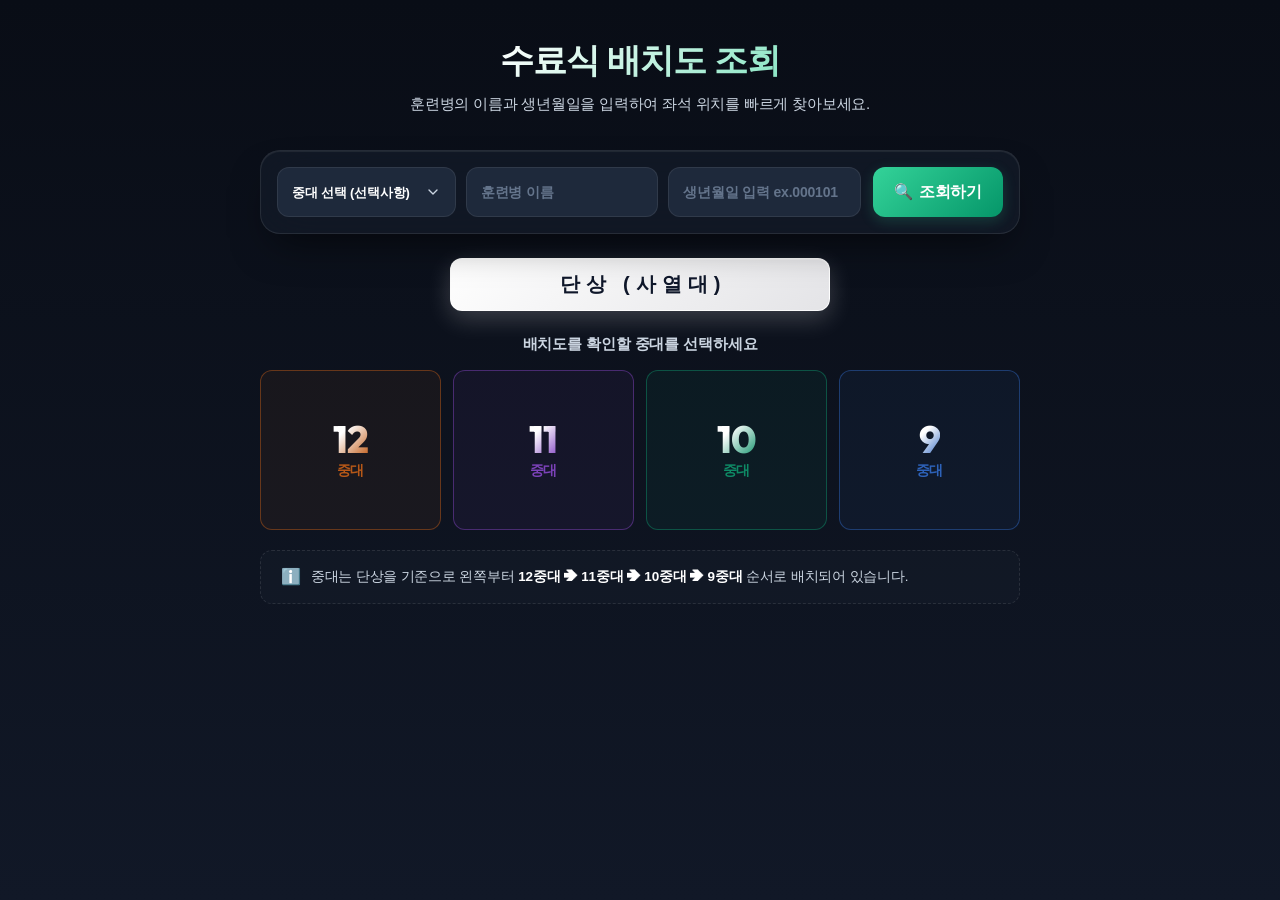
<file: index.html>
<!DOCTYPE html>
<html lang="ko">
<head>
    <meta charset="UTF-8">
    <meta name="viewport" content="width=device-width, initial-scale=1.0">
    <!-- SEO Title & Meta tags -->
    <title>🎓 수료식 배치도 조회 서비스</title>
    <meta name="description" content="수료식 훈련병들의 중대별 좌석 배치도 및 좌석 위치를 신속하게 검색하고 확인할 수 있는 온라인 배치도 조회 서비스입니다.">
    <meta name="keywords" content="수료식, 배치도, 좌석조회, 훈련소, 훈련병 위치">
    
    <!-- Premium Web Typography -->
    <link rel="preconnect" href="https://fonts.googleapis.com">
    <link rel="preconnect" href="https://fonts.gstatic.com" crossorigin>
   <link href="https://fonts.googleapis.com/css2?family=Outfit:wght@400;500;600;700;800&family=Pretendard:wght@400;500;600;700;800&display=swap" rel="stylesheet">
    
    <link rel="stylesheet" href="style.css">
</head>
<body>

<div class="container">

    <header class="header">
        <h1 class="title">
            수료식 배치도 조회
        </h1>
        <p class="subtitle">
            훈련병의 이름과 생년월일을 입력하여 좌석 위치를 빠르게 찾아보세요.
        </p>
    </header>

    <main class="main-content">
        <!-- 검색 영역 카드 -->
        <section class="search-section">
            <div class="search-card" id="searchContainer">
                <div class="input-group">
                    <div class="select-wrapper">
                        <select id="company" aria-label="중대 선택">
                            <option value="">중대 선택 (선택사항)</option>
                            <option value="9">9중대</option>
                            <option value="10">10중대</option>
                            <option value="11">11중대</option>
                            <option value="12">12중대</option>
                        </select>
                    </div>

                    <input
                        type="text"
                        id="nameInput"
                        placeholder="훈련병 이름"
                        aria-label="훈련병 이름 입력"
                        autocomplete="off">

                    <input
                        type="text"
                        id="birthInput"
                        placeholder="생년월일 입력 ex.000101"
                        aria-label="생년월일 입력"
                        autocomplete="off">
                </div>

                <button id="searchBtn" type="button">
                    <span class="btn-icon">🔍</span> 조회하기
                </button>
            </div>
        </section>

        <!-- 조회 결과 표시 카드 (검색 완료 시 활성화) -->
        <section class="result-section">
            <div class="result-card" id="resultCard" style="display: none;">
                <div class="result-title">
                    조회 결과
                </div>
                <div class="result-body" id="resultBody">
                    이름과 생년월일을 입력해주세요.
                </div>
            </div>
        </section>

        <!-- 단상 영역 (지휘 단상 지시계) -->
        <div class="stage-container">
            <div class="stage" id="stageIndicator">
                단상 (사열대)
            </div>
        </div>

        <!-- 1단계: 메인 중대 선택 화면 (가로 배치 12-11-10-9) -->
        <section class="view-section selection-view" id="selectionView">
            <h2 class="section-title">배치도를 확인할 중대를 선택하세요</h2>
            <div class="company-buttons">
                <button class="comp-select-btn company-12" data-target="12" id="btnCompany12" type="button">
                    <span class="comp-num">12</span>
                    <span class="comp-label">중대</span>
                </button>
                <button class="comp-select-btn company-11" data-target="11" id="btnCompany11" type="button">
                    <span class="comp-num">11</span>
                    <span class="comp-label">중대</span>
                </button>
                <button class="comp-select-btn company-10" data-target="10" id="btnCompany10" type="button">
                    <span class="comp-num">10</span>
                    <span class="comp-label">중대</span>
                </button>
                <button class="comp-select-btn company-9" data-target="9" id="btnCompany9" type="button">
                    <span class="comp-num">9</span>
                    <span class="comp-label">중대</span>
                </button>
            </div>
        </section>

        <!-- 중대 배치 안내 미니 가이드 -->
        <div class="layout-guide-card">
            <span class="guide-icon">ℹ️</span>
            <span>중대는 단상을 기준으로 왼쪽부터 <strong>12중대 ➔ 11중대 ➔ 10중대 ➔ 9중대</strong> 순서로 배치되어 있습니다.</span>
        </div>

        <!-- 2단계: 개별 중대 상세 확장 뷰 -->
        <section class="view-section detail-view" id="detailView" style="display: none;">
            <div class="detail-header">
                <button id="backBtn" class="back-btn" type="button">
                    <span class="back-icon">⬅</span> 이전으로 돌아가기
                </button>
                <h2 class="active-title" id="activeTitle">중대 배치도</h2>
            </div>

            <div class="company-layout" id="companyLayout">
                <!-- Javascript에서 data.json 기반으로 중대별 그리드를 동적 렌더링합니다. -->
            </div>
        </section>
    </main>

</div>

<script src="script.js"></script>

</body>
</html>
</file>
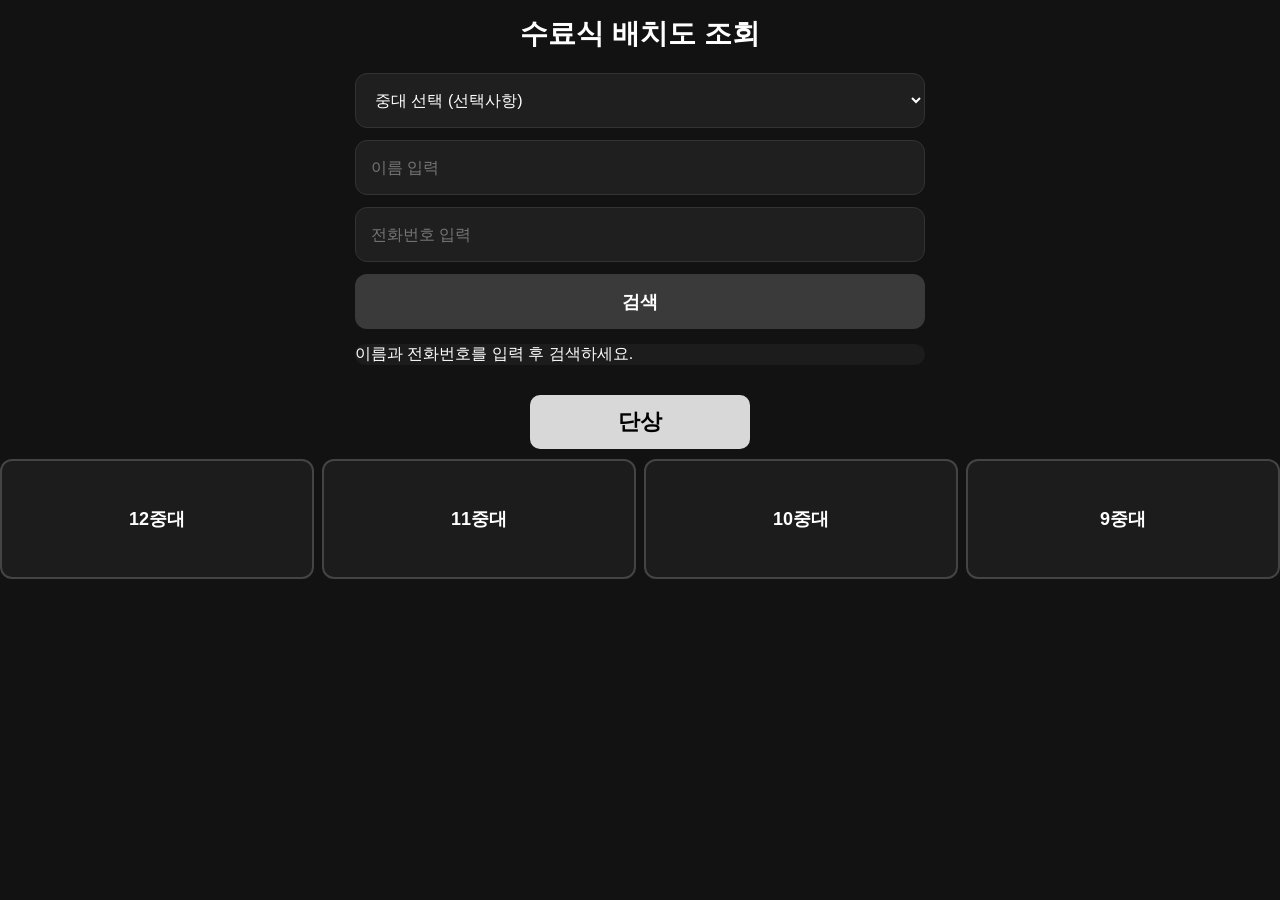
<file: Main.html>
<!DOCTYPE html>
<html lang="ko">
<head>
    <meta charset="UTF-8">
    <meta name="viewport" content="width=device-width, initial-scale=1.0">
    <title>수료식 배치도 조회</title>
    <link rel="stylesheet" href="Main.css">
</head>
<body>

<div class="container">

    <h1 class="title">수료식 배치도 조회</h1>

    <div class="search-box">

        <select id="company">
            <option value="">중대 선택 (선택사항)</option>
            <option value="9">9중대</option>
            <option value="10">10중대</option>
            <option value="11">11중대</option>
            <option value="12">12중대</option>
        </select>

        <input
            type="text"
            id="nameInput"
            placeholder="이름 입력">

        <input
            type="text"
            id="phoneInput"
            placeholder="전화번호 입력">

        <button id="searchBtn">
            검색
        </button>

    </div>

    <div id="result" class="result">
        이름과 전화번호를 입력 후 검색하세요.
    </div>

</div>

<div class="stage-container">
    <div class="stage-label">
        단상
    </div>
</div>

<div class="company-layout">

    <div class="company-box" id="company9">
        <h3>12중대</h3>
    </div>

    <div class="company-box" id="company10">
        <h3>11중대</h3>
    </div>

    <div class="company-box" id="company11">
        <h3>10중대</h3>
    </div>

    <div class="company-box" id="company12">
        <h3>9중대</h3>
    </div>

</div>

<script>

document.getElementById("searchBtn")
    .addEventListener("click", searchPerson);

document.addEventListener("keydown", function(event) {

    if (event.key === "Enter") {
        searchPerson();
    }

});

async function searchPerson() {

    const company =
        document.getElementById("company").value;

    const name =
        document.getElementById("nameInput")
        .value
        .trim();

    const phone =
        document.getElementById("phoneInput")
        .value
        .trim();

    const result =
        document.getElementById("result");

    if (!name || !phone) {

        result.innerHTML = `
            <p>
                이름과 전화번호를 입력해주세요.
            </p>
        `;

        return;
    }

    try {

        const response =
            await fetch("./data.json");

        const soldiers =
            await response.json();

        const found =
            soldiers.find(x => {

                const companyMatch =
                    !company ||
                    x.company === company;

                return (
                    companyMatch &&
                    x.name === name &&
                    x.phone === phone
                );
            });

        if (found) {

            result.innerHTML = `
                <h3>검색 결과</h3>

                <p><strong>중대</strong> : ${found.company}중대</p>
                <p><strong>교번</strong> : ${found.number}</p>
                <p><strong>이름</strong> : ${found.name}</p>
                <p><strong>위치 (열-오)</strong> : ${found.position}</p>
            `;

        } else {

            result.innerHTML = `
                <p>
                    일치하는 훈련병 정보를 찾을 수 없습니다.
                </p>
            `;
        }

    } catch (error) {

        console.error(error);

        result.innerHTML = `
            <p>
                data.json 파일을 불러오지 못했습니다.
            </p>
        `;
    }
}

</script>

</body>
</html>
</file>
<file: style.css>
/* ==========================================================================
   수료식 배치도 조회 시스템 (Premium Slate-Emerald Dark Theme Style)
   ========================================================================== */

/* 1. CSS Variables & Design Tokens */
:root {
    --bg-gradient: linear-gradient(180deg, #090d16 0%, #111827 100%);
    --card-bg: rgba(30, 41, 59, 0.35);
    --card-bg-hover: rgba(30, 41, 59, 0.5);
    --card-border: rgba(255, 255, 255, 0.09);
    --card-border-hover: rgba(255, 255, 255, 0.18);
    
    --color-primary: #34d399;        /* Neon Mint Emerald */
    --color-primary-dark: #059669;
    --color-primary-glow: rgba(52, 211, 153, 0.4);
    
    --color-gold: #fefefe;           /* Stage Pure Metallic Light Zinc */
    --color-gold-dark: #e4e4e7;
    --color-gold-glow: rgba(255, 255, 255, 0.2);
    
    --text-primary: #ffffff;         /* 완전한 흰색 */
    --text-secondary: #cbd5e1;       /* 더 밝아진 본문 텍스트 (가독성 향상) */
    --text-muted: #94a3b8;           /* 더 밝아진 부연 텍스트 */
    
    --transition-fast: 0.15s cubic-bezier(0.4, 0, 0.2, 1);
    --transition-normal: 0.25s cubic-bezier(0.4, 0, 0.2, 1);
    
    --radius-lg: 20px;
    --radius-md: 12px;
    --radius-sm: 8px;
    
    --shadow-premium: 0 20px 40px -15px rgba(0, 0, 0, 0.6), inset 0 1px 1px rgba(255, 255, 255, 0.08);

    /* 중대별 고유 테마 컬러 토큰 (다크모드 최적화 밝은 파스텔 네온 톤) */
    --color-comp-9: #60a5fa;        /* 9중대: Bright Sky Blue */
    --color-comp-9-glow: rgba(96, 165, 250, 0.4);
    --color-comp-9-bg: rgba(96, 165, 250, 0.07);

    --color-comp-10: #34d399;       /* 10중대: Bright Mint Green */
    --color-comp-10-glow: rgba(52, 211, 153, 0.4);
    --color-comp-10-bg: rgba(52, 211, 153, 0.07);

    --color-comp-11: #c084fc;       /* 11중대: Bright Lavender Purple */
    --color-comp-11-glow: rgba(192, 132, 252, 0.4);
    --color-comp-11-bg: rgba(192, 132, 252, 0.07);

    --color-comp-12: #fb923c;       /* 12중대: Bright Amber Orange */
    --color-comp-12-glow: rgba(251, 146, 60, 0.4);
    --color-comp-12-bg: rgba(251, 146, 60, 0.07);
}

/* 2. Global Reset & Base Styles */
* {
    margin: 0;
    padding: 0;
    box-sizing: border-box;
    font-family: 'Pretendard', -apple-system, sans-serif;
    -webkit-font-smoothing: antialiased;
    letter-spacing: -0.015em; /* 한글 글꼴 가독성 향상을 위한 자간 최적화 */
}

body {
    background: var(--bg-gradient);
    color: var(--text-primary);
    min-height: 100vh;
    overflow-y: scroll;
    padding-bottom: 50px;
}

.container {
    max-width: 800px;
    margin: 0 auto;
    padding: 40px 20px;
}

/* 3. Header Styling */
.header {
    text-align: center;
    margin-bottom: 35px;
    animation: fadeInDown 0.6s cubic-bezier(0.16, 1, 0.3, 1);
}

.title {
    font-size: 34px;
    font-weight: 800;
    letter-spacing: -0.03em;
    line-height: 1.2;
    background: linear-gradient(135deg, #ffffff 30%, #34d399 100%);
    -webkit-background-clip: text;
    -webkit-text-fill-color: transparent;
}

.subtitle {
    font-size: 15px;
    color: var(--text-secondary);
    margin-top: 12px;
    font-weight: 400;
    line-height: 1.5;
}

/* 4. Form & Search Bar (Responsive Desktop Row / Mobile Column) */
.search-card {
    background: var(--card-bg);
    backdrop-filter: blur(25px);
    -webkit-backdrop-filter: blur(25px);
    border: 1px solid var(--card-border);
    border-radius: var(--radius-lg);
    padding: 20px;
    margin-bottom: 24px;
    box-shadow: var(--shadow-premium);
    display: flex;
    flex-direction: column;
    gap: 12px;
    transition: border-color var(--transition-normal), box-shadow var(--transition-normal);
}

.search-card:hover {
    border-color: var(--card-border-hover);
}

/* Input Group wrapper */
.input-group {
    display: flex;
    flex-direction: column;
    width: 100%;
    gap: 10px;
}

.select-wrapper {
    position: relative;
    width: 100%;
}

select {
    width: 100%;
    height: 50px;
    padding: 0 40px 0 14px;
    font-family: 'Pretendard', sans-serif;
    font-size: 13px; /* 가독성 확대를 위해 글씨 크기 키움 */
    font-weight: 600;
    color: var(--text-primary);
    background: #1e293b;
    border: 1px solid rgba(255, 255, 255, 0.08);
    border-radius: var(--radius-md);
    cursor: pointer;
    appearance: none;
    -webkit-appearance: none;
    background-image: url("data:image/svg+xml,%3Csvg xmlns='http://www.w3.org/2000/svg' width='20' height='20' viewBox='0 0 24 24' fill='none' stroke='%23cbd5e1' stroke-width='2' stroke-linecap='round' stroke-linejoin='round'%3E%3Cpolyline points='6 9 12 15 18 9'%3E%3C/polyline%3E%3C/svg%3E");
    background-repeat: no-repeat;
    background-position: right 14px center;
    background-size: 16px;
    transition: all var(--transition-fast);
}

select option {
    background: #1e293b;
    color: var(--text-primary);
    font-weight: 500;
}

input {
    height: 50px;
    border: 1px solid rgba(255, 255, 255, 0.08);
    border-radius: var(--radius-md);
    padding: 0 14px;
    font-family: 'Pretendard', sans-serif;
    font-size: 14px; /* 글씨 크기 확대 */
    font-weight: 600;
    background: #1e293b;
    color: var(--text-primary);
    transition: all var(--transition-fast);
    width: 100%;
}

select:focus, input:focus {
    outline: none;
    border-color: var(--color-primary);
    box-shadow: 0 0 0 3px rgba(52, 211, 153, 0.2);
    background: #0f172a;
}

input::placeholder {
    color: #64748b; /* 대기 텍스트 가독성 상향 */
}

button#searchBtn {
    height: 50px;
    border: none;
    border-radius: var(--radius-md);
    font-size: 15.5px;
    font-weight: 700;
    color: white;
    background: linear-gradient(135deg, var(--color-primary), var(--color-primary-dark));
    cursor: pointer;
    display: flex;
    align-items: center;
    justify-content: center;
    gap: 6px;
    transition: all var(--transition-fast);
    box-shadow: 0 4px 14px rgba(52, 211, 153, 0.2);
}

button#searchBtn:hover {
    transform: translateY(-1px);
    box-shadow: 0 6px 20px var(--color-primary-glow);
}

button#searchBtn:active {
    transform: translateY(1px);
}

/* 5. Desktop Horizontal Search Bar Layout */
@media (min-width: 700px) {
    .search-card {
        flex-direction: row;
        align-items: center;
        padding: 16px;
    }
    
    .input-group {
        flex-direction: row;
        flex: 1;
    }
    
    .select-wrapper {
        flex: 1.1;
    }
    
    input {
        flex: 1;
    }
    
    button#searchBtn {
        flex: 0 0 130px;
    }
}

/* 6. Result Panel Styling */
.result-card {
    background: var(--card-bg);
    backdrop-filter: blur(25px);
    -webkit-backdrop-filter: blur(25px);
    border: 1px solid var(--card-border);
    border-radius: var(--radius-lg);
    box-shadow: var(--shadow-premium);
    overflow: hidden;
    margin-bottom: 24px;
    animation: fadeInUp 0.4s cubic-bezier(0.16, 1, 0.3, 1);
}

.result-title {
    text-align: center;
    padding: 12px;
    background: rgba(255, 255, 255, 0.04);
    border-bottom: 1px solid var(--card-border);
    font-size: 13.5px;
    font-weight: 700;
    letter-spacing: 0.08em;
    color: var(--text-secondary);
}

.result-body {
    padding: 24px;
    text-align: center;
    color: var(--text-secondary);
}

.result-details {
    display: flex;
    flex-direction: column;
    align-items: center;
    gap: 6px;
}

.result-name {
    font-size: 26px;
    font-weight: 800;
    letter-spacing: -0.01em;
    background: linear-gradient(135deg, #ffffff 40%, var(--color-primary) 100%);
    -webkit-background-clip: text;
    -webkit-text-fill-color: transparent;
}

.result-meta {
    font-size: 14.5px;
    color: var(--text-secondary);
    font-weight: 500;
}

.result-location {
    margin-top: 8px;
    font-size: 16.5px;
    font-weight: 700;
    color: var(--color-primary);
    background: rgba(16, 185, 129, 0.08);
    padding: 6px 18px;
    border-radius: 99px;
    border: 1px solid rgba(16, 185, 129, 0.25);
    box-shadow: 0 4px 12px rgba(16, 185, 129, 0.05);
}

/* 7. Stage Component (Fixed Globally) */
.stage-container {
    display: flex;
    justify-content: center;
    margin-bottom: 24px;
    width: 100%;
}

.stage {
    width: 100%;
    max-width: 380px;
    text-align: center;
    background: linear-gradient(135deg, var(--color-gold) 0%, var(--color-gold-dark) 100%);
    color: #0f172a; /* 텍스트 가독성을 위한 진한 다크 블루/그레이 지정 */
    padding: 12px;
    border-radius: var(--radius-md);
    font-size: 20px;
    font-weight: 800; /* 표준 800 두께 지정 */
    letter-spacing: 0.3em;
    text-indent: 0.3em; /* Align text exactly center */
    border: 1px solid rgba(255, 255, 255, 0.8);
    box-shadow: 0 8px 24px var(--color-gold-glow), inset 0 1px 1px rgba(255, 255, 255, 0.5);
    text-shadow: 0 1px 0px rgba(255, 255, 255, 0.3);
}

/* 8. Selection View (Company Buttons 12-11-10-9) */
.selection-view {
    animation: fadeIn 0.4s ease-out;
}

.section-title {
    font-size: 15px;
    font-weight: 600;
    margin-bottom: 16px;
    color: var(--text-secondary);
    text-align: center;
    letter-spacing: -0.01em;
}

.company-buttons {
    display: grid;
    grid-template-columns: repeat(4, 1fr);
    gap: 12px;
}

.comp-select-btn {
    height: 160px;
    border-radius: var(--radius-md);
    cursor: pointer;
    display: flex;
    flex-direction: column;
    justify-content: center;
    align-items: center;
    gap: 4px;
    color: var(--text-primary);
    transition: all var(--transition-normal);
}

/* 9중대 상시 테마 */
.comp-select-btn.company-9 {
    border: 1.5px solid rgba(59, 130, 246, 0.35);
    background: rgba(59, 130, 246, 0.05);
}
.comp-select-btn.company-9 .comp-num {
    background: linear-gradient(135deg, #ffffff 30%, rgba(59, 130, 246, 0.75) 100%);
    -webkit-background-clip: text;
    -webkit-text-fill-color: transparent;
}
.comp-select-btn.company-9 .comp-label {
    color: rgba(59, 130, 246, 0.7);
}

/* 10중대 상시 테마 */
.comp-select-btn.company-10 {
    border: 1.5px solid rgba(16, 185, 129, 0.35);
    background: rgba(16, 185, 129, 0.05);
}
.comp-select-btn.company-10 .comp-num {
    background: linear-gradient(135deg, #ffffff 30%, rgba(16, 185, 129, 0.75) 100%);
    -webkit-background-clip: text;
    -webkit-text-fill-color: transparent;
}
.comp-select-btn.company-10 .comp-label {
    color: rgba(16, 185, 129, 0.7);
}

/* 11중대 상시 테마 */
.comp-select-btn.company-11 {
    border: 1.5px solid rgba(168, 85, 247, 0.35);
    background: rgba(168, 85, 247, 0.05);
}
.comp-select-btn.company-11 .comp-num {
    background: linear-gradient(135deg, #ffffff 30%, rgba(168, 85, 247, 0.75) 100%);
    -webkit-background-clip: text;
    -webkit-text-fill-color: transparent;
}
.comp-select-btn.company-11 .comp-label {
    color: rgba(168, 85, 247, 0.7);
}

/* 12중대 상시 테마 */
.comp-select-btn.company-12 {
    border: 1.5px solid rgba(249, 115, 22, 0.35);
    background: rgba(249, 115, 22, 0.05);
}
.comp-select-btn.company-12 .comp-num {
    background: linear-gradient(135deg, #ffffff 30%, rgba(249, 115, 22, 0.75) 100%);
    -webkit-background-clip: text;
    -webkit-text-fill-color: transparent;
}
.comp-select-btn.company-12 .comp-label {
    color: rgba(249, 115, 22, 0.7);
}

/* 각 중대별 마우스 호버 및 하이라이트(선택) 시 비주얼 강화 */
.comp-select-btn.company-9:hover, .comp-select-btn.company-9.highlighted {
    border-color: var(--color-comp-9);
    background: rgba(59, 130, 246, 0.12);
    box-shadow: 0 8px 24px var(--color-comp-9-glow);
    transform: translateY(-4px) scale(1.02);
}
.comp-select-btn.company-9:hover .comp-num, .comp-select-btn.company-9.highlighted .comp-num {
    background: linear-gradient(135deg, #ffffff 30%, var(--color-comp-9) 100%);
    -webkit-background-clip: text;
}
.comp-select-btn.company-9:hover .comp-label, .comp-select-btn.company-9.highlighted .comp-label {
    color: #ffffff;
}

.comp-select-btn.company-10:hover, .comp-select-btn.company-10.highlighted {
    border-color: var(--color-comp-10);
    background: rgba(16, 185, 129, 0.12);
    box-shadow: 0 8px 24px var(--color-comp-10-glow);
    transform: translateY(-4px) scale(1.02);
}
.comp-select-btn.company-10:hover .comp-num, .comp-select-btn.company-10.highlighted .comp-num {
    background: linear-gradient(135deg, #ffffff 30%, var(--color-comp-10) 100%);
    -webkit-background-clip: text;
}
.comp-select-btn.company-10:hover .comp-label, .comp-select-btn.company-10.highlighted .comp-label {
    color: #ffffff;
}

.comp-select-btn.company-11:hover, .comp-select-btn.company-11.highlighted {
    border-color: var(--color-comp-11);
    background: rgba(168, 85, 247, 0.12);
    box-shadow: 0 8px 24px var(--color-comp-11-glow);
    transform: translateY(-4px) scale(1.02);
}
.comp-select-btn.company-11:hover .comp-num, .comp-select-btn.company-11.highlighted .comp-num {
    background: linear-gradient(135deg, #ffffff 30%, var(--color-comp-11) 100%);
    -webkit-background-clip: text;
}
.comp-select-btn.company-11:hover .comp-label, .comp-select-btn.company-11.highlighted .comp-label {
    color: #ffffff;
}

.comp-select-btn.company-12:hover, .comp-select-btn.company-12.highlighted {
    border-color: var(--color-comp-12);
    background: rgba(249, 115, 22, 0.12);
    box-shadow: 0 8px 24px var(--color-comp-12-glow);
    transform: translateY(-4px) scale(1.02);
}
.comp-select-btn.company-12:hover .comp-num, .comp-select-btn.company-12.highlighted .comp-num {
    background: linear-gradient(135deg, #ffffff 30%, var(--color-comp-12) 100%);
    -webkit-background-clip: text;
}
.comp-select-btn.company-12:hover .comp-label, .comp-select-btn.company-12.highlighted .comp-label {
    color: #ffffff;
}

.comp-num {
    font-family: 'Outfit', sans-serif;
    font-size: 38px;
    font-weight: 800;
    line-height: 1;
    background: linear-gradient(135deg, #ffffff, var(--text-secondary));
    -webkit-background-clip: text;
    -webkit-text-fill-color: transparent;
    transition: var(--transition-normal);
}

.comp-label {
    font-size: 13.5px;
    font-weight: 600;
    color: var(--text-secondary);
    transition: var(--transition-normal);
}

.comp-select-btn:hover .comp-label, .comp-select-btn.highlighted .comp-label {
    color: var(--text-primary);
}

/* 안내 가이드 카드 디자인 */
.layout-guide-card {
    background: rgba(30, 41, 59, 0.2);
    border: 1px dashed rgba(255, 255, 255, 0.1);
    border-radius: var(--radius-md);
    padding: 14px 20px;
    margin-top: 20px;
    display: flex;
    align-items: center;
    gap: 10px;
    font-size: 13.5px;
    color: var(--text-secondary);
    line-height: 1.5;
    animation: fadeIn 0.5s ease-out;
}

.guide-icon {
    font-size: 16px;
    flex-shrink: 0;
}

.layout-guide-card strong {
    color: var(--text-primary);
    font-weight: 600;
}

/* 9. Detail Expanded View */
.detail-view {
    animation: fadeIn 0.4s ease-out;
}

.detail-header {
    display: flex;
    align-items: center;
    justify-content: space-between;
    margin-bottom: 18px;
    gap: 12px;
}

.back-btn {
    background: rgba(255, 255, 255, 0.03);
    border: 1px solid var(--card-border);
    color: var(--text-primary);
    padding: 8px 14px;
    border-radius: var(--radius-sm);
    font-size: 13.5px;
    font-weight: 600;
    cursor: pointer;
    display: flex;
    align-items: center;
    gap: 6px;
    transition: all var(--transition-fast);
}

.back-btn:hover {
    background: rgba(255, 255, 255, 0.08);
    border-color: var(--text-secondary);
}

.active-title {
    font-size: 19px;
    font-weight: 700;
    letter-spacing: -0.01em;
}

/* 9.1 Company Wrapper (동적 생성 카드 형태 - 상시 테마 분리 강화) */
.company-wrapper {
    background: rgba(30, 41, 59, 0.25);
    backdrop-filter: blur(25px);
    -webkit-backdrop-filter: blur(25px);
    border-radius: var(--radius-lg);
    padding: 24px;
    box-shadow: var(--shadow-premium);
    margin-bottom: 24px;
    transition: all var(--transition-normal);
}

/* 중대별 카드 테두리 두께 2px로 확장 및 은은한 배경색 분리 */
.company-wrapper.company-9 {
    border: 2px solid rgba(59, 130, 246, 0.45);
    background: linear-gradient(180deg, rgba(30, 41, 59, 0.3) 0%, rgba(59, 130, 246, 0.08) 100%);
}
.company-wrapper.company-10 {
    border: 2px solid rgba(16, 185, 129, 0.45);
    background: linear-gradient(180deg, rgba(30, 41, 59, 0.3) 0%, rgba(16, 185, 129, 0.08) 100%);
}
.company-wrapper.company-11 {
    border: 2px solid rgba(168, 85, 247, 0.45);
    background: linear-gradient(180deg, rgba(30, 41, 59, 0.3) 0%, rgba(168, 85, 247, 0.08) 100%);
}
.company-wrapper.company-12 {
    border: 2px solid rgba(249, 115, 22, 0.45);
    background: linear-gradient(180deg, rgba(30, 41, 59, 0.3) 0%, rgba(249, 115, 22, 0.08) 100%);
}

/* 중대 헤더 디자인 */
.company-card-header {
    display: flex;
    align-items: center;
    justify-content: space-between;
    margin-bottom: 16px;
    padding-bottom: 12px;
    border-bottom: 1px solid rgba(255, 255, 255, 0.05);
}

.company-card-badge {
    font-size: 13.5px;
    font-weight: 700;
    padding: 4px 12px;
    border-radius: 99px;
    color: #fff;
    letter-spacing: -0.01em;
}
.company-9 .company-card-badge {
    background: var(--color-comp-9);
    box-shadow: 0 0 12px var(--color-comp-9-glow);
}
.company-10 .company-card-badge {
    background: var(--color-comp-10);
    box-shadow: 0 0 12px var(--color-comp-10-glow);
}
.company-11 .company-card-badge {
    background: var(--color-comp-11);
    box-shadow: 0 0 12px var(--color-comp-11-glow);
}
.company-12 .company-card-badge {
    background: var(--color-comp-12);
    box-shadow: 0 0 12px var(--color-comp-12-glow);
}

.company-card-subtitle {
    font-size: 12px;
    color: var(--text-muted);
    font-weight: 500;
}

/* Seating grid panel (세로 길이를 한눈에 들어오게 큰 폭으로 확장) */
.company-box {
    width: 100%;
    min-height: 700px;
    max-height: 800px;
    background: rgba(10, 15, 30, 0.45);
    border: 1px solid rgba(255, 255, 255, 0.03);
    border-radius: var(--radius-md);
    padding: 12px;
    display: grid;
    gap: 6px;
    overflow-y: auto;
    box-shadow: inset 0 2px 12px rgba(0, 0, 0, 0.35);
}

/* Customize Seating Scrollbar */
.company-box::-webkit-scrollbar {
    width: 6px;
}
.company-box::-webkit-scrollbar-track {
    background: rgba(0, 0, 0, 0.1);
    border-radius: 99px;
}
.company-box::-webkit-scrollbar-thumb {
    background: rgba(255, 255, 255, 0.08);
    border-radius: 99px;
}
.company-box::-webkit-scrollbar-thumb:hover {
    background: rgba(255, 255, 255, 0.18);
}

/* Individual Seat Styling */
.seat {
    min-height: 38px;
    background: #192231;
    color: #f8fafc;
    border-radius: 6px;
    font-family: 'Outfit', sans-serif;
    font-size: 11px;
    font-weight: 600;
    display: flex;
    justify-content: center;
    align-items: center;
    cursor: default;
    transition: all var(--transition-fast);
}

/* 9~12중대별 상시 기본 좌석 보더 적용 (선택이나 오버 안 해도 확연한 컬러 테두리 부여) */
.company-9 .seat {
    border: 1px solid rgba(59, 130, 246, 0.25);
}
.company-10 .seat {
    border: 1px solid rgba(16, 185, 129, 0.25);
}
.company-11 .seat {
    border: 1px solid rgba(168, 85, 247, 0.25);
}
.company-12 .seat {
    border: 1px solid rgba(249, 115, 22, 0.25);
}

/* 각 중대별 좌석 호버 효과 세밀화 */
.company-9 .seat:hover {
    background: rgba(59, 130, 246, 0.22);
    color: #fff;
    border-color: var(--color-comp-9);
    transform: translateY(-1px);
    box-shadow: 0 4px 10px rgba(59, 130, 246, 0.2);
}
.company-10 .seat:hover {
    background: rgba(16, 185, 129, 0.22);
    color: #fff;
    border-color: var(--color-comp-10);
    transform: translateY(-1px);
    box-shadow: 0 4px 10px rgba(16, 185, 129, 0.2);
}
.company-11 .seat:hover {
    background: rgba(168, 85, 247, 0.22);
    color: #fff;
    border-color: var(--color-comp-11);
    transform: translateY(-1px);
    box-shadow: 0 4px 10px rgba(168, 85, 247, 0.2);
}
.company-12 .seat:hover {
    background: rgba(249, 115, 22, 0.22);
    color: #fff;
    border-color: var(--color-comp-12);
    transform: translateY(-1px);
    box-shadow: 0 4px 10px rgba(249, 115, 22, 0.2);
}

/* Target Seating Highlighting (중대별 고유 하이라이트) */
.company-9 .seat.selected-seat {
    background: linear-gradient(135deg, var(--color-comp-9) 0%, #1e40af 100%) !important;
    color: #ffffff !important;
    font-weight: 700;
    border-color: transparent !important;
    box-shadow: 0 0 16px var(--color-comp-9-glow);
    transform: scale(1.06);
    z-index: 10;
    animation: pulse-9 2s infinite;
}
.company-10 .seat.selected-seat {
    background: linear-gradient(135deg, var(--color-comp-10) 0%, #065f46 100%) !important;
    color: #ffffff !important;
    font-weight: 700;
    border-color: transparent !important;
    box-shadow: 0 0 16px var(--color-comp-10-glow);
    transform: scale(1.06);
    z-index: 10;
    animation: pulse-10 2s infinite;
}
.company-11 .seat.selected-seat {
    background: linear-gradient(135deg, var(--color-comp-11) 0%, #6b21a8 100%) !important;
    color: #ffffff !important;
    font-weight: 700;
    border-color: transparent !important;
    box-shadow: 0 0 16px var(--color-comp-11-glow);
    transform: scale(1.06);
    z-index: 10;
    animation: pulse-11 2s infinite;
}
.company-12 .seat.selected-seat {
    background: linear-gradient(135deg, var(--color-comp-12) 0%, #9a3412 100%) !important;
    color: #ffffff !important;
    font-weight: 700;
    border-color: transparent !important;
    box-shadow: 0 0 16px var(--color-comp-12-glow);
    transform: scale(1.06);
    z-index: 10;
    animation: pulse-12 2s infinite;
}

/* 10. Keyframes for Animations */
@keyframes fadeIn {
    from { opacity: 0; }
    to { opacity: 1; }
}

@keyframes fadeInUp {
    from {
        opacity: 0;
        transform: translateY(12px);
    }
    to {
        opacity: 1;
        transform: translateY(0);
    }
}

@keyframes fadeInDown {
    from {
        opacity: 0;
        transform: translateY(-12px);
    }
    to {
        opacity: 1;
        transform: translateY(0);
    }
}

@keyframes pulse-9 {
    0% { box-shadow: 0 0 0 0 rgba(59, 130, 246, 0.7); }
    70% { box-shadow: 0 0 0 8px rgba(59, 130, 246, 0); }
    100% { box-shadow: 0 0 0 0 rgba(59, 130, 246, 0); }
}
@keyframes pulse-10 {
    0% { box-shadow: 0 0 0 0 rgba(16, 185, 129, 0.7); }
    70% { box-shadow: 0 0 0 8px rgba(16, 185, 129, 0); }
    100% { box-shadow: 0 0 0 0 rgba(16, 185, 129, 0); }
}
@keyframes pulse-11 {
    0% { box-shadow: 0 0 0 0 rgba(168, 85, 247, 0.7); }
    70% { box-shadow: 0 0 0 8px rgba(168, 85, 247, 0); }
    100% { box-shadow: 0 0 0 0 rgba(168, 85, 247, 0); }
}
@keyframes pulse-12 {
    0% { box-shadow: 0 0 0 0 rgba(249, 115, 22, 0.7); }
    70% { box-shadow: 0 0 0 8px rgba(249, 115, 22, 0); }
    100% { box-shadow: 0 0 0 0 rgba(249, 115, 22, 0); }
}

/* 추가 커스텀 스타일 (조회 결과 세부 튜닝) */
.no-result {
    text-align: center;
    padding: 10px 0;
}
.no-result-title {
    font-size: 16.5px;
    font-weight: 700;
    color: #f87171;
    margin-bottom: 8px;
}
.no-result-desc {
    font-size: 13.5px;
    color: var(--text-secondary);
    line-height: 1.6;
}
.no-result-desc strong {
    color: var(--text-primary);
}
.error-msg {
    color: #f87171;
    font-weight: 600;
    text-align: center;
    padding: 4px 0;
    font-size: 14px;
}

/* 조회 결과 중대별 컬러 입히기 */
.result-details.theme-9 .result-location {
    color: var(--color-comp-9);
    background: rgba(59, 130, 246, 0.08);
    border-color: rgba(59, 130, 246, 0.25);
    box-shadow: 0 4px 12px rgba(59, 130, 246, 0.05);
}
.result-details.theme-10 .result-location {
    color: var(--color-comp-10);
    background: rgba(16, 185, 129, 0.08);
    border-color: rgba(16, 185, 129, 0.25);
    box-shadow: 0 4px 12px rgba(16, 185, 129, 0.05);
}
.result-details.theme-11 .result-location {
    color: var(--color-comp-11);
    background: rgba(168, 85, 247, 0.08);
    border-color: rgba(168, 85, 247, 0.25);
    box-shadow: 0 4px 12px rgba(168, 85, 247, 0.05);
}
.result-details.theme-12 .result-location {
    color: var(--color-comp-12);
    background: rgba(249, 115, 22, 0.08);
    border-color: rgba(249, 115, 22, 0.25);
    box-shadow: 0 4px 12px rgba(249, 115, 22, 0.05);
}
.result-details.theme-9 .result-name {
    background: linear-gradient(135deg, #ffffff 40%, var(--color-comp-9) 100%);
    -webkit-background-clip: text;
}
.result-details.theme-10 .result-name {
    background: linear-gradient(135deg, #ffffff 40%, var(--color-comp-10) 100%);
    -webkit-background-clip: text;
}
.result-details.theme-11 .result-name {
    background: linear-gradient(135deg, #ffffff 40%, var(--color-comp-11) 100%);
    -webkit-background-clip: text;
}
.result-details.theme-12 .result-name {
    background: linear-gradient(135deg, #ffffff 40%, var(--color-comp-12) 100%);
    -webkit-background-clip: text;
}

/* 11. Mobile Optimization rules (under 640px) */
@media (max-width: 640px) {
    .container {
        padding: 24px 12px;
    }
    
    .title {
        font-size: 26px;
    }
    
    .company-buttons {
        gap: 8px;
    }
    
    .comp-select-btn {
        height: 110px;
        gap: 2px;
    }
    
    .comp-num {
        font-size: 26px;
    }

    .company-wrapper {
        padding: 16px;
        margin-bottom: 16px;
    }
    
    .company-box {
        min-height: 500px;
        max-height: 600px;
        gap: 4px;
        padding: 8px;
    }
    
    .seat {
        min-height: 32px;
        font-size: 9.5px;
        border-radius: 4px;
    }

    .layout-guide-card {
        padding: 12px 16px;
        font-size: 12px;
    }
}
</file>
<file: Main.css>
*{
    margin:0;
    padding:0;
    box-sizing:border-box;
    font-family:"Pretendard",sans-serif;
}

body{
    background:#121212;
    color:white;
}

.container{
    max-width:600px;
    margin:0 auto;
    padding:15px;
}

.title{
    text-align:center;
    font-size:28px;
    font-weight:700;
    margin-bottom:20px;
}

/* 검색영역 */

.search-box{
    display:flex;
    flex-direction:column;
    gap:12px;
}

select,
input{

    width:100%;

    height:55px;

    padding:0 15px;

    font-size:16px;

    color:white;

    background:#1f1f1f;

    border:1px solid #333;

    border-radius:12px;

    outline:none;
}

select:focus,
input:focus{

    border-color:#666;
}

button{

    width:100%;

    height:55px;

    font-size:18px;
    font-weight:700;

    color:white;

    background:#3a3a3a;

    border:none;

    border-radius:12px;

    cursor:pointer;
}

button:hover{

    background:#505050;
}

/* 검색 결과 */

.result{

    margin-top:15px;

    background:#1c1c1c;

    border-radius:14px;

    overflow:hidden;
}

.result-header{

    background:#2a2a2a;

    padding:12px 15px;

    font-weight:700;
}

.result-body{

    padding:15px;

    line-height:1.8;

    font-size:16px;
}

/* 단상 */

.stage-container{

    margin-top:15px;

    display:flex;

    justify-content:center;
}

.stage-label{

    width:220px;

    text-align:center;

    background:#d8d8d8;

    color:black;

    font-size:22px;
    font-weight:700;

    padding:12px;

    border-radius:10px;
}

/* 중대 배치도 */

.company-layout{

    margin-top:10px;

    display:flex;

    justify-content:center;

    gap:8px;
}

.company-box{

    flex:1;

    height:120px;

    background:#1c1c1c;

    border:2px solid #444;

    border-radius:12px;

    display:flex;

    justify-content:center;

    align-items:center;
}

.company-box h3{

    font-size:18px;
}

@media (max-width:480px){

    .company-box{

        height:100px;
    }

    .company-box h3{

        font-size:15px;
    }

    .title{

        font-size:24px;
    }
}
</file>
